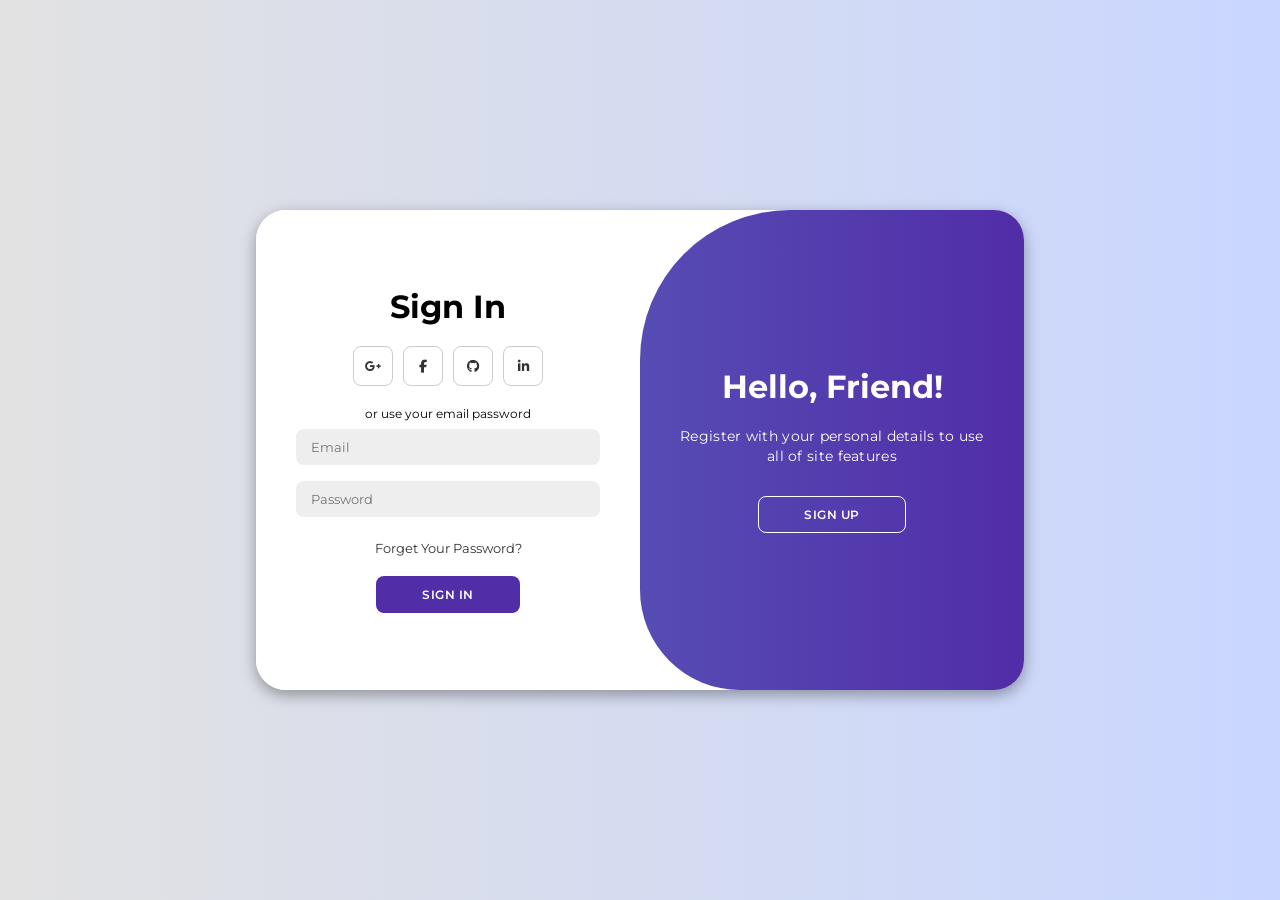
<file: frontend/public/index.html>
<!DOCTYPE html>
<html lang="en">

<head>
    <meta charset="UTF-8">
    <meta name="viewport" content="width=device-width, initial-scale=1.0">
    <link rel="stylesheet" href="https://cdnjs.cloudflare.com/ajax/libs/font-awesome/6.4.2/css/all.min.css">
    <link rel="stylesheet" href="style.css">
    <title>Login Page</title>
</head>

<body>

    <div class="container" id="container">
        <div class="form-container sign-up">
            <form id="signupForm">
                <h1>Create Account</h1>
                <div class="social-icons">
                    <a href="#" class="icon"><i class="fa-brands fa-google-plus-g"></i></a>
                    <a href="#" class="icon"><i class="fa-brands fa-facebook-f"></i></a>
                    <a href="#" class="icon"><i class="fa-brands fa-github"></i></a>
                    <a href="#" class="icon"><i class="fa-brands fa-linkedin-in"></i></a>
                </div>
                <span>or use your email for registration</span>
                    <input type="email" id="signupEmail" placeholder="Email">
                    <input type="password" id="signupPassword" placeholder="Password">
                    <button type="submit">Sign Up</button>
            </form>
        </div>
        <div class="form-container sign-in">
            <form id="loginForm">
                <h1>Sign In</h1>
                <div class="social-icons">
                    <a href="#" class="icon"><i class="fa-brands fa-google-plus-g"></i></a>
                    <a href="#" class="icon"><i class="fa-brands fa-facebook-f"></i></a>
                    <a href="#" class="icon"><i class="fa-brands fa-github"></i></a>
                    <a href="#" class="icon"><i class="fa-brands fa-linkedin-in"></i></a>
                </div>
                <span>or use your email password</span>
                <input type="email" id="email" placeholder="Email">
                <input type="password" id="password" placeholder="Password">
                <a href="#">Forget Your Password?</a>
                <button type="submit">Sign In</button>
            </form>
        </div>
        <div class="toggle-container">
            <div class="toggle">
                <div class="toggle-panel toggle-left">
                    <h1>Welcome Back!</h1>
                    <p>Enter your personal details to use all of site features</p>
                    <button class="hidden" id="login">Sign In</button>
                </div>
                <div class="toggle-panel toggle-right">
                    <h1>Hello, Friend!</h1>
                    <p>Register with your personal details to use all of site features</p>
                    <button class="hidden" id="register">Sign Up</button>
                </div>
            </div>
        </div>
    </div>

    <script src="script.js"></script>
    <script src="login.js"></script>
    <script src="signup.js"></script>
    
</body>

</html>
</file>
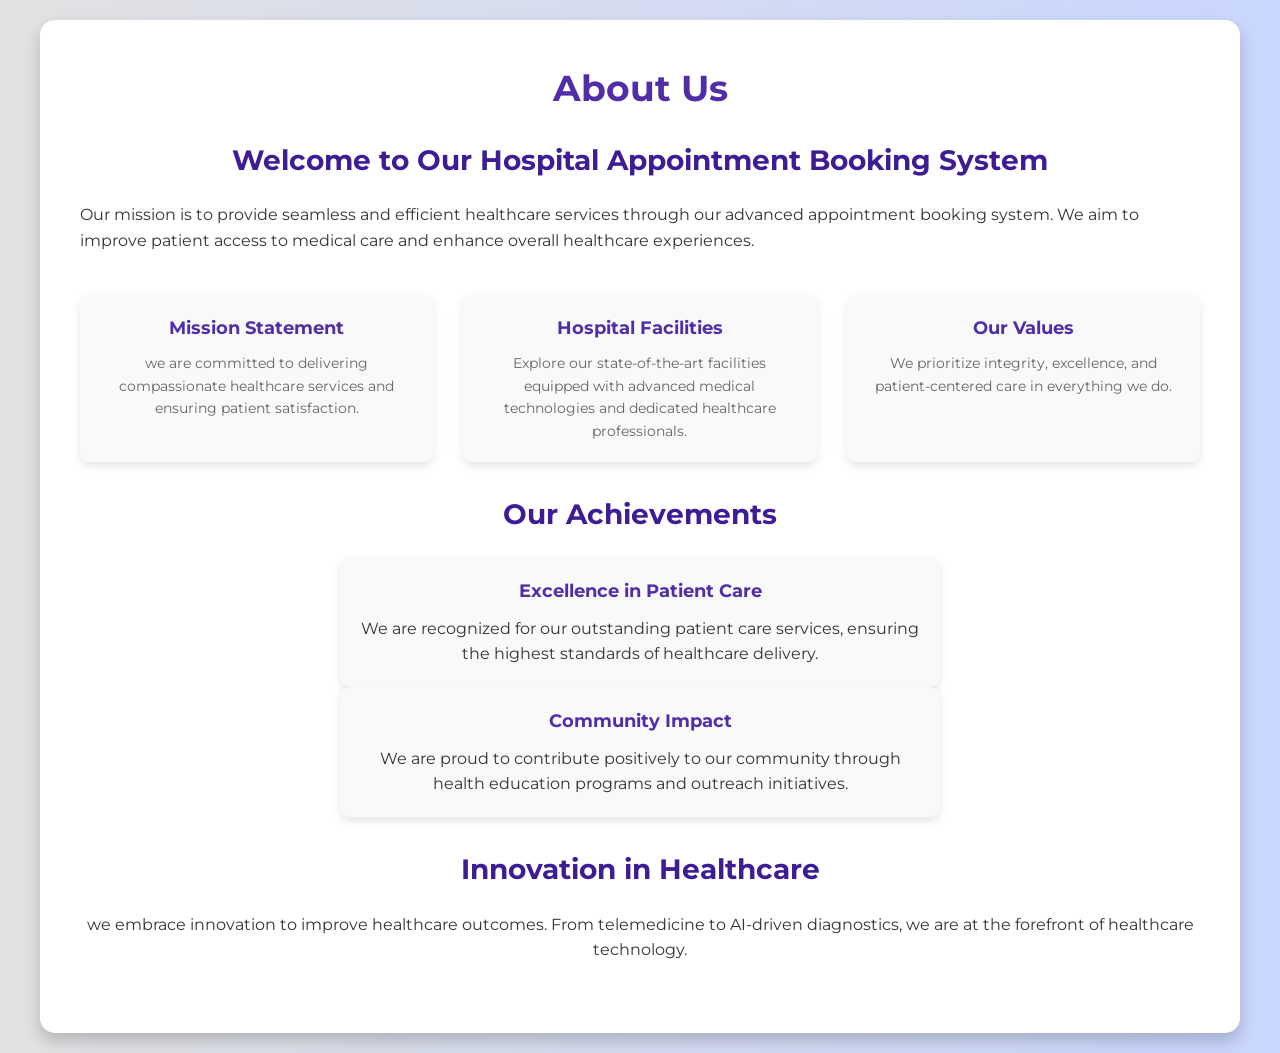
<file: frontend/public/about.html>
<!DOCTYPE html>
<html lang="en">
<head>
    <meta charset="UTF-8">
    <meta name="viewport" content="width=device-width, initial-scale=1.0">
    <title>About Us - Hospital Appointment Booking System</title>
    <link href="https://fonts.googleapis.com/css2?family=Montserrat:wght@300;400;500;600;700&display=swap" rel="stylesheet">
    <style>
        * {
            margin: 0;
            padding: 0;
            box-sizing: border-box;
            font-family: 'Montserrat', sans-serif;
        }
        body {
            background: linear-gradient(to right, #e2e2e2, #c9d6ff);
            color: #333;
            padding: 20px;
            line-height: 1.6;
        }
        .container {
            max-width: 1200px;
            margin: 0 auto;
            background: #fff;
            border-radius: 15px;
            box-shadow: 0 8px 16px rgba(0, 0, 0, 0.2);
            padding: 40px;
        }
        .container h1, .container h2 {
            text-align: center;
            margin-bottom: 20px;
        }
        .container h1 {
            font-size: 36px;
            color: #512da8;
        }
        .container h2 {
            font-size: 28px;
            color: #3e1c96;
        }
        .section {
            margin-bottom: 40px;
        }
        .section p {
            margin-bottom: 20px;
        }
        .highlights {
            display: flex;
            justify-content: space-between;
            margin-bottom: 30px;
        }
        .highlight {
            background: #f9f9f9;
            border-radius: 10px;
            box-shadow: 0 4px 8px rgba(0, 0, 0, 0.1);
            padding: 20px;
            width: calc(33.333% - 20px);
            text-align: center;
        }
        .highlight h3 {
            margin-bottom: 10px;
            font-size: 18px;
            color: #512da8;
        }
        .highlight p {
            font-size: 14px;
            color: #666;
        }
        .achievements {
            margin-bottom: 30px;
            text-align: center;
        }
        .achievement {
            background: #f9f9f9;
            border-radius: 10px;
            box-shadow: 0 4px 8px rgba(0, 0, 0, 0.1);
            padding: 20px;
            margin: 0 auto;
            max-width: 600px;
            width: 100%;
        }
        .achievement h3 {
            margin-bottom: 10px;
            font-size: 18px;
            color: #512da8;
        }
        .achievement p {
            font-size: 16px;
            line-height: 1.6;
        }
        .innovation {
            margin-bottom: 30px;
            text-align: center;
        }
        .innovation p {
            font-size: 16px;
            line-height: 1.6;
        }
    </style>
</head>
<body>

    <div class="container">
        <h1>About Us</h1>
        <div class="section">
            <h2>Welcome to Our Hospital Appointment Booking System</h2>
            <p>Our mission is to provide seamless and efficient healthcare services through our advanced appointment booking system. We aim to improve patient access to medical care and enhance overall healthcare experiences.</p>
        </div>
        <div class="highlights">
            <div class="highlight">
                <h3>Mission Statement</h3>
                <p>we are committed to delivering compassionate healthcare services and ensuring patient satisfaction.</p>
            </div>
            <div class="highlight">
                <h3>Hospital Facilities</h3>
                <p>Explore our state-of-the-art facilities equipped with advanced medical technologies and dedicated healthcare professionals.</p>
            </div>
            <div class="highlight">
                <h3>Our Values</h3>
                <p>We prioritize integrity, excellence, and patient-centered care in everything we do.</p>
            </div>
        </div>
        <div class="achievements">
            <h2>Our Achievements</h2>
            <div class="achievement">
                <h3>Excellence in Patient Care</h3>
                <p>We are recognized for our outstanding patient care services, ensuring the highest standards of healthcare delivery.</p>
            </div>
            <div class="achievement">
                <h3>Community Impact</h3>
                <p>We are proud to contribute positively to our community through health education programs and outreach initiatives.</p>
            </div>
        </div>
        <div class="innovation">
            <h2>Innovation in Healthcare</h2>
            <p>we embrace innovation to improve healthcare outcomes. From telemedicine to AI-driven diagnostics, we are at the forefront of healthcare technology.</p>
        </div>
    </div>

</body>
</html>
</file>
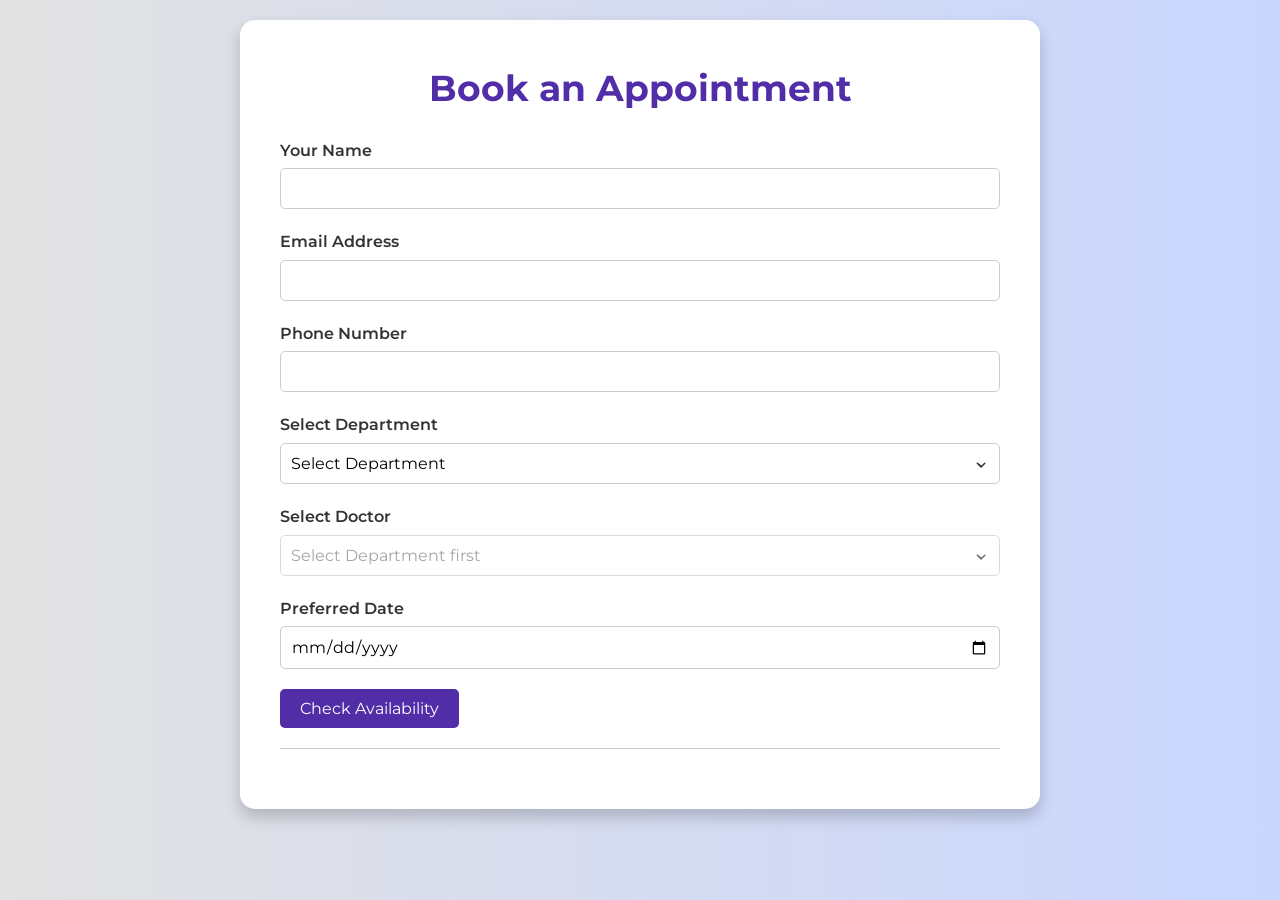
<file: frontend/public/app.html>
<!DOCTYPE html>
<html lang="en">
<head>
    <meta charset="UTF-8">
    <meta name="viewport" content="width=device-width, initial-scale=1.0">
    <title>Book an Appointment - Hospital Appointment Booking System</title>
    <link href="https://fonts.googleapis.com/css2?family=Montserrat:wght@300;400;500;600;700&display=swap" rel="stylesheet">
    <style>
        * {
            margin: 0;
            padding: 0;
            box-sizing: border-box;
            font-family: 'Montserrat', sans-serif;
        }
        body {
            background: linear-gradient(to right, #e2e2e2, #c9d6ff);
            color: #333;
            padding: 20px;
            line-height: 1.6;
        }
        .container {
            max-width: 800px;
            margin: 0 auto;
            background: #fff;
            border-radius: 15px;
            box-shadow: 0 8px 16px rgba(0, 0, 0, 0.2);
            padding: 40px;
        }
        .container h1, .container h2 {
            text-align: center;
            margin-bottom: 20px;
        }
        .container h1 {
            font-size: 36px;
            color: #512da8;
        }
        .container h2 {
            font-size: 28px;
            color: #3e1c96;
        }
        .form-group {
            margin-bottom: 20px;
        }
        .form-group label {
            font-weight: 600;
            display: block;
            margin-bottom: 5px;
        }
        .form-group input[type="text"],
        .form-group input[type="email"],
        .form-group input[type="tel"],
        .form-group select,
        .form-group input[type="date"] {
            width: 100%;
            padding: 10px;
            font-size: 16px;
            border: 1px solid #ccc;
            border-radius: 5px;
            outline: none;
        }
        .form-group select {
            appearance: none;
            -webkit-appearance: none;
            -moz-appearance: none;
            background: url('data:image/svg+xml;utf8,<svg fill="none" xmlns="http://www.w3.org/2000/svg" viewBox="0 0 20 20"><path fill="%23333" d="M10 12.586l3.707-3.707a1 1 0 0 1 1.414 1.414l-5 5a1 1 0 0 1-1.414 0l-5-5a1 1 0 1 1 1.414-1.414L10 12.586z"/></svg>') no-repeat right 10px center/15px 15px;
            padding-right: 30px;
        }
        .form-group input[type="submit"] {
            background-color: #512da8;
            color: #fff;
            font-size: 16px;
            padding: 10px 20px;
            border: none;
            border-radius: 5px;
            cursor: pointer;
            transition: background-color 0.3s ease;
        }
        .form-group input[type="submit"]:hover {
            background-color: #5c6bc0;
        }
        .availability {
            margin-top: 20px;
            border-top: 1px solid #ccc;
            padding-top: 20px;
        }
        .time-slot {
            display: inline-block;
            margin-right: 10px;
        }
        .time-slot input[type="radio"] {
            display: none;
        }
        .time-slot label {
            background-color: #eee;
            border: 1px solid #ccc;
            padding: 8px 12px;
            border-radius: 5px;
            cursor: pointer;
        }
        .time-slot input[type="radio"]:checked + label {
            background-color: #512da8;
            color: #fff;
        }
        .time-slot input[type="radio"]:checked + label:hover {
            background-color: #5c6bc0;
        }
    </style>
</head>
<body>

    <div class="container">
        <h1>Book an Appointment</h1>
        <form id="appointmentForm" action="#" method="post">
            <div class="form-group">
                <label for="name">Your Name</label>
                <input type="text" id="name" name="name" required>
            </div>
            <div class="form-group">
                <label for="email">Email Address</label>
                <input type="email" id="email" name="email" required>
            </div>
            <div class="form-group">
                <label for="phone">Phone Number</label>
                <input type="tel" id="phone" name="phone" required>
            </div>
            <div class="form-group">
                <label for="department">Select Department</label>
                <select id="department" name="department" required>
                    <option value="">Select Department</option>
                    <option value="Cardiology">Cardiology</option>
                    <option value="Neurology">Neurology</option>
                    <option value="Orthopedics">Orthopedics</option>
                    <option value="Ophthalmology">Ophthalmology</option>
                    <option value="Dermatology">Dermatology</option>
                </select>
            </div>
            <div class="form-group">
                <label for="doctor">Select Doctor</label>
                <select id="doctor" name="doctor" disabled required>
                    <option value="">Select Department first</option>
                </select>
            </div>
            <div class="form-group">
                <label for="date">Preferred Date</label>
                <input type="date" id="date" name="date" required>
            </div>
            <div class="form-group">
                <input type="submit" value="Check Availability">
            </div>
            <div id="availability" class="availability"></div>
        </form>
    </div>

    <script>
        // Sample data - doctors and their availability
        const doctorsByDepartment = {
            Cardiology: ["Dr. John Doe", "Dr. Jane Smith", "Dr. Michael Brown"],
            Neurology: ["Dr. Emily Davis", "Dr. David Wilson", "Dr. Sarah Lee"],
            Orthopedics: ["Dr. Mark Johnson", "Dr. Rachel White", "Dr. Christopher Harris"],
            Ophthalmology: ["Dr. Jennifer Taylor", "Dr. Andrew Martinez", "Dr. Laura Clark"],
            Dermatology: ["Dr. Matthew Young", "Dr. Amanda Moore", "Dr. Kevin Allen"]
        };

        const availabilityByDoctor = {
            "Dr. John Doe": ["10:00 AM", "11:00 AM", "02:00 PM"],
            "Dr. Jane Smith": ["09:30 AM", "01:00 PM", "03:30 PM"],
            "Dr. Michael Brown": ["11:30 AM", "12:30 PM", "04:00 PM"],
            "Dr. Emily Davis": ["09:00 AM", "10:30 AM", "03:00 PM"],
            "Dr. David Wilson": ["11:00 AM", "01:30 PM", "04:30 PM"],
            "Dr. Sarah Lee": ["09:30 AM", "11:30 AM", "02:30 PM"],
            "Dr. Mark Johnson": ["10:00 AM", "12:00 PM", "03:00 PM"],
            "Dr. Rachel White": ["09:00 AM", "11:00 AM", "01:00 PM"],
            "Dr. Christopher Harris": ["10:30 AM", "12:30 PM", "02:30 PM"],
            "Dr. Jennifer Taylor": ["09:30 AM", "10:30 AM", "04:00 PM"],
            "Dr. Andrew Martinez": ["11:00 AM", "01:00 PM", "03:30 PM"],
            "Dr. Laura Clark": ["10:00 AM", "12:00 PM", "02:00 PM"],
            "Dr. Matthew Young": ["09:00 AM", "11:00 AM", "01:30 PM"],
            "Dr. Amanda Moore": ["10:30 AM", "12:30 PM", "03:00 PM"],
            "Dr. Kevin Allen": ["09:30 AM", "11:30 AM", "02:30 PM"]
        };

        // Function to populate doctors based on selected department
        document.getElementById('department').addEventListener('change', function() {
            const department = this.value;
            const doctorSelect = document.getElementById('doctor');
            doctorSelect.innerHTML = '<option value="">Select Doctor</option>';

            if (department) {
                const doctors = doctorsByDepartment[department];
                doctors.forEach(function(doctor) {
                    const option = document.createElement('option');
                    option.textContent = doctor;
                    option.value = doctor;
                    doctorSelect.appendChild(option);
                });

                doctorSelect.disabled = false;
            } else {
                doctorSelect.disabled = true;
            }
        });

        // Function to handle form submission (Check Availability)
        document.getElementById('appointmentForm').addEventListener('submit', function(event) {
            event.preventDefault();

const doctor = document.getElementById('doctor').value;
const selectedDate = document.getElementById('date').value;

if (!doctor || !selectedDate) {
    alert('Please select both doctor and date.');
    return;
}

const availableTimes = availabilityByDoctor[doctor];

const availabilityDiv = document.getElementById('availability');
availabilityDiv.innerHTML = '<h2>Available Time Slots</h2>';

availableTimes.forEach(function(time) {
    const timeSlot = document.createElement('div');
    timeSlot.classList.add('time-slot');

    const radioInput = document.createElement('input');
    radioInput.setAttribute('type', 'radio');
    radioInput.setAttribute('name', 'time-slot');
    radioInput.setAttribute('id', time);
    radioInput.setAttribute('value', time);

    const label = document.createElement('label');
    label.setAttribute('for', time);
    label.textContent = time;

    timeSlot.appendChild(radioInput);
    timeSlot.appendChild(label);

    availabilityDiv.appendChild(timeSlot);
});

const bookAppointmentBtn = document.createElement('button');
bookAppointmentBtn.textContent = 'Book Appointment';
bookAppointmentBtn.classList.add('form-group');
bookAppointmentBtn.addEventListener('click', function() {
    const selectedTime = document.querySelector('input[name="time-slot"]:checked');

    if (selectedTime) {
        const confirmation = confirm(`Confirm booking for ${doctor} on ${selectedDate} at ${selectedTime.value}?`);
        if (confirmation) {
            alert('Appointment booked successfully!');
            // You can add further actions here, like submitting the form or updating a database
        }
    } else {
        alert('Please select a time slot.');
    }
});

availabilityDiv.appendChild(document.createElement('br'));
availabilityDiv.appendChild(bookAppointmentBtn);
});
</script>
</body>
</html>
</file>
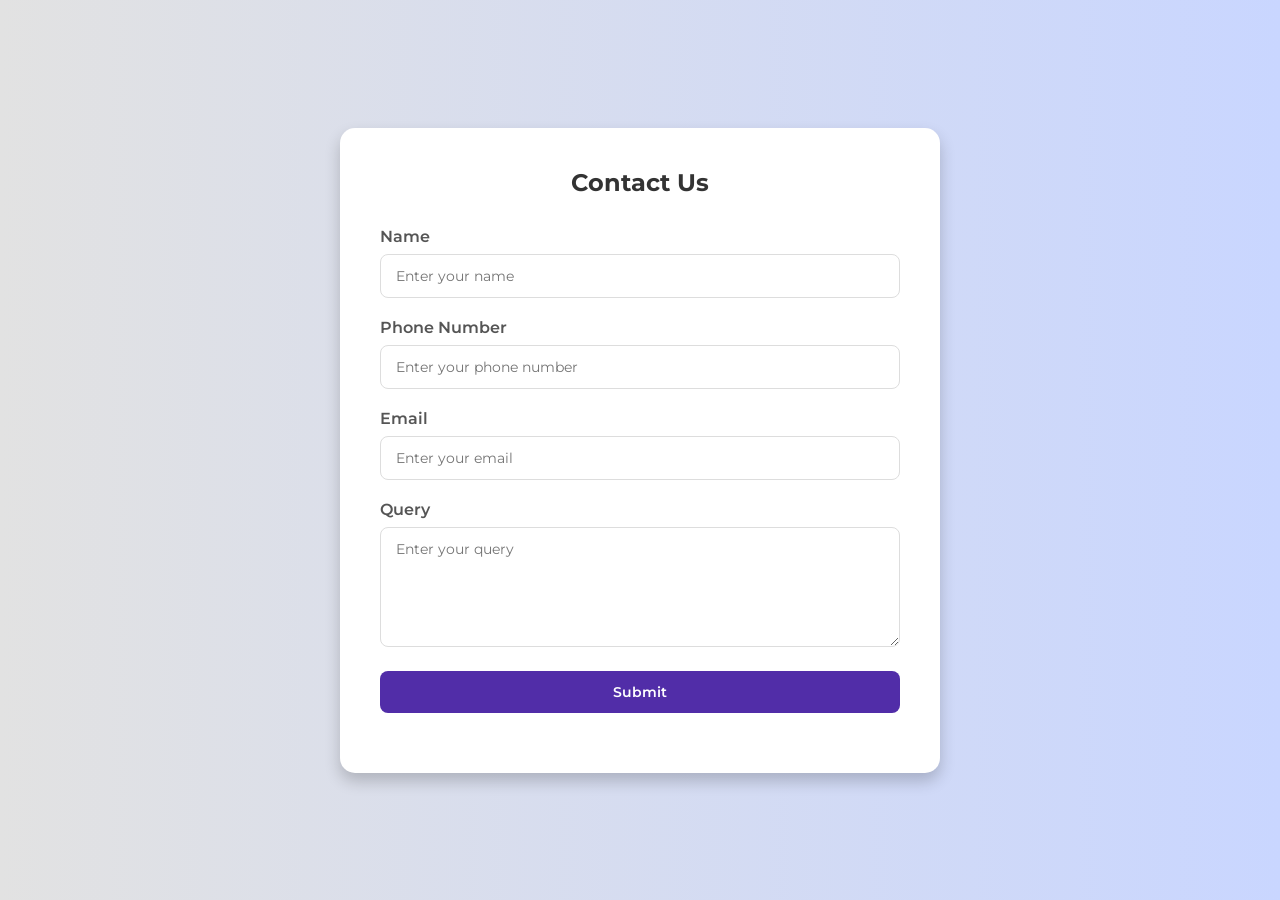
<file: frontend/public/contact.html>
<!DOCTYPE html>
<html lang="en">
<head>
    <meta charset="UTF-8">
    <meta name="viewport" content="width=device-width, initial-scale=1.0">
    <title>Contact Us</title>
    <link href="https://fonts.googleapis.com/css2?family=Montserrat:wght@300;400;500;600;700&display=swap" rel="stylesheet">
    <style>
        * {
            margin: 0;
            padding: 0;
            box-sizing: border-box;
            font-family: 'Montserrat', sans-serif;
        }
        body {
            background: linear-gradient(to right, #e2e2e2, #c9d6ff);
            display: flex;
            align-items: center;
            justify-content: center;
            height: 100vh;
            padding: 20px;
        }
        .container {
            background: #fff;
            border-radius: 15px;
            box-shadow: 0 8px 16px rgba(0, 0, 0, 0.2);
            max-width: 600px;
            width: 100%;
            padding: 40px;
        }
        .container h2 {
            text-align: center;
            margin-bottom: 30px;
            font-size: 24px;
            color: #333;
        }
        .form-group {
            margin-bottom: 20px;
        }
        .form-group label {
            display: block;
            margin-bottom: 8px;
            font-weight: 600;
            color: #555;
        }
        .form-group input, .form-group textarea {
            width: 100%;
            padding: 12px 15px;
            border: 1px solid #ddd;
            border-radius: 8px;
            font-size: 14px;
            color: #333;
        }
        .form-group input:focus, .form-group textarea:focus {
            border-color: #512da8;
            outline: none;
            box-shadow: 0 0 8px rgba(81, 45, 168, 0.2);
        }
        .form-group textarea {
            resize: vertical;
            height: 120px;
        }
        .form-group button {
            background-color: #512da8;
            color: #fff;
            font-size: 14px;
            padding: 12px 20px;
            border: none;
            border-radius: 8px;
            font-weight: 600;
            cursor: pointer;
            transition: background 0.3s ease;
            width: 100%;
        }
        .form-group button:hover {
            background-color: #3e1c96;
        }
        .message {
            display: none;
            text-align: center;
            margin-top: 20px;
            font-size: 18px;
            color: green;
        }
    </style>
</head>
<body>

    <div class="container">
        <h2>Contact Us</h2>
        <form id="contactForm">
            <div class="form-group">
                <label for="Name">Name</label>
                <input type="text" id="Name" name="Name" placeholder="Enter your name" required>
            </div>
            <div class="form-group">
                <label for="phoneNumber">Phone Number</label>
                <input type="tel" id="phoneNumber" name="PhoneNumber" placeholder="Enter your phone number" pattern="[0-9]{10}" required>
            </div>
            <div class="form-group">
                <label for="email">Email</label>
                <input type="email" id="email" name="email" placeholder="Enter your email" required>
            </div>
            <div class="form-group">
                <label for="message">Query</label>
                <textarea id="message" name="message" placeholder="Enter your query" required></textarea>
            </div>
            <div class="form-group">
                <button type="submit">Submit</button>
            </div>
        </form>
        <div class="message" id="successMessage">Your query is submitted</div>
    </div>

    <script>
        document.getElementById('contactForm').addEventListener('submit', function(event) {
            event.preventDefault();
            document.getElementById('successMessage').style.display = 'block';
            this.reset();
        });
    </script>

</body>
</html>
</file>
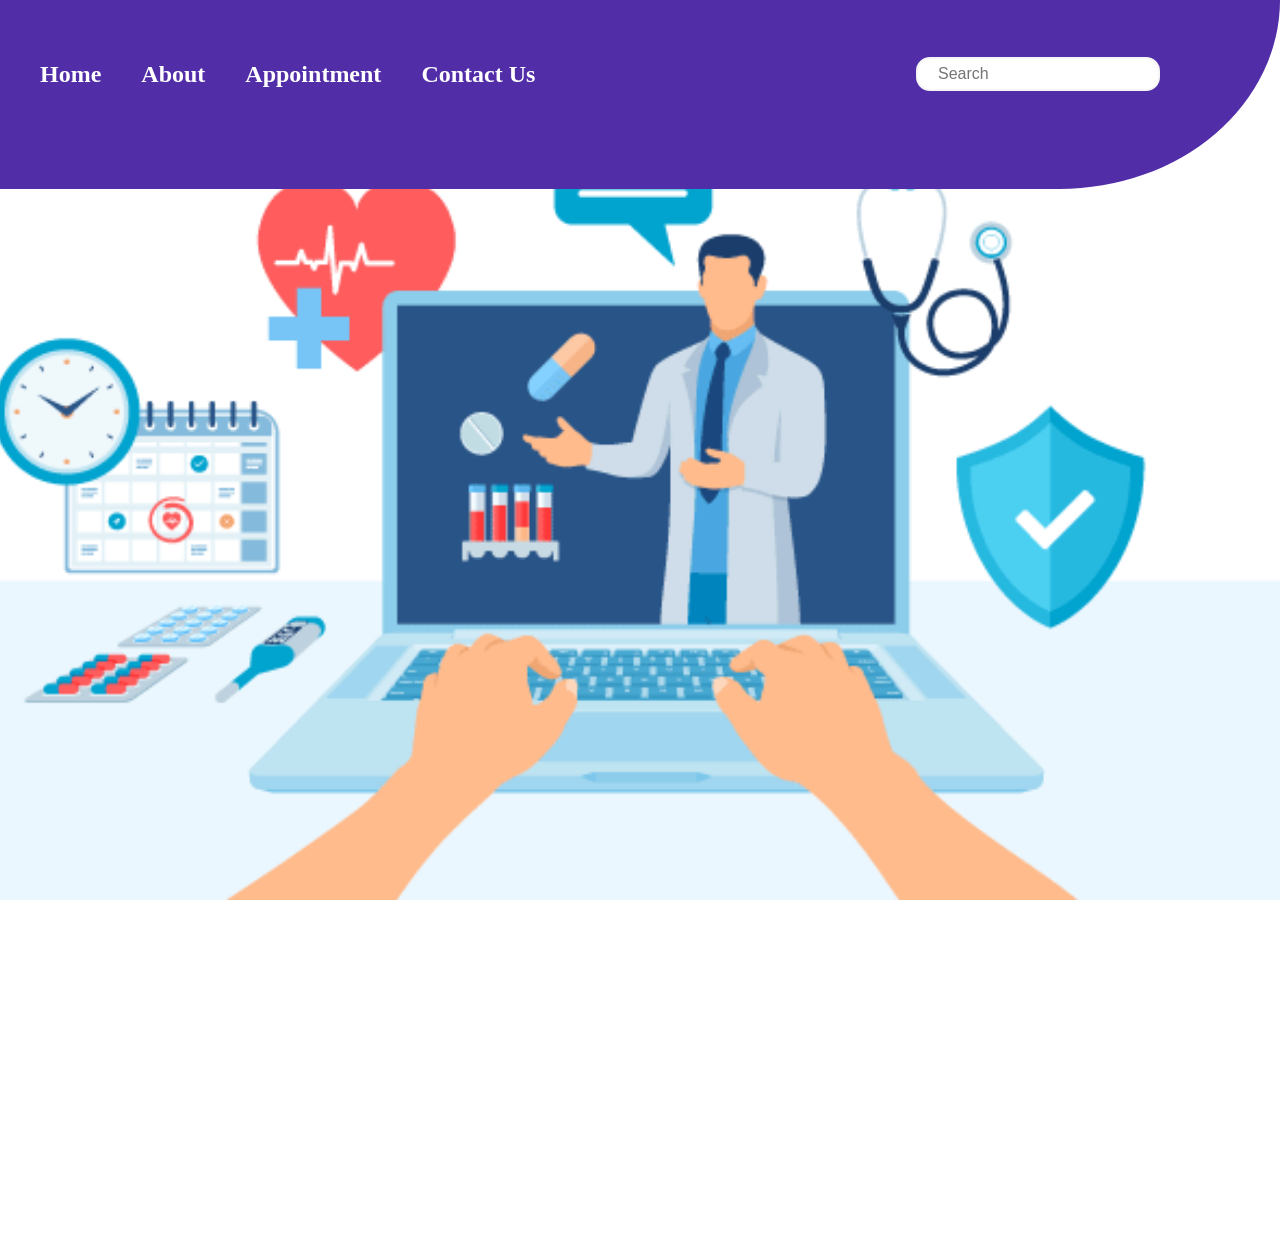
<file: frontend/public/nav8.html>
<!DOCTYPE html>
<html lang="en">
<head>
    <meta charset="UTF-8">
    <meta name="viewport" content="width=device-width, initial-scale=1.0">
    <meta http-equiv="X-UA-compatible" content="ie=edge">
    <title>Navigation</title>
    <style>
        @keyframes typing {
            from { width: 0; }
            to { width: 100%; }
        }
        @keyframes blink {
            50% { border-color: transparent; }
        }
        body, html {
            margin: 0;
            padding: 0;
            height: 100%;
            width: 100%;
            overflow-x: hidden; /* Prevent horizontal scrolling */
        }
        body {
            background-image: url('online-appointment-scheduling-screenshot-1.png');
            background-position: center;
            background-repeat: no-repeat;
            background-size: cover;
        }
        .navbar {
            background-color: #512da8;
            display: flex;
            justify-content: space-between;
            align-items: center;
            padding: 10px 20px;
            border-bottom-right-radius: 700px 600px;
            padding-bottom: 50px;
            position: relative; /* Ensure z-index works properly */
            z-index: 2; /* Ensure navbar is above background */
        }
        .navbar ul {
            display: flex;
            align-items: center;
            padding: 0;
            margin: 0;
            list-style: none;
        }
        .navbar li {
            margin: 13px 20px;
        }
        .navbar li a {
            padding: 3px 3px;
            text-decoration: none;
            color: white;
        }
        .navbar li a:hover {
            color: yellowgreen;
        }
        .search {
            display: flex;
            align-items: center;
            margin-right: 100px; /* Adjust this value to move the search bar to the left */
        }
        .navbar input {
            border: 2px solid whitesmoke;
            border-radius: 14px;
            padding: 6px 20px;
            width: 200px;
            font-size: 16px;
        }
        .card-container {
            display: flex;
            justify-content: space-around;
            margin-top: -100px; /* Adjust the margin to overlap the cards with the background image */
            position: relative; /* Ensure z-index works properly */
            z-index: 3; /* Ensure cards are above background */
        }
        .card {
            box-shadow: 0 4px 8px 0 rgba(0,0,0,0.2);
            transition: 0.3s;
            width: 30%; /* Adjust the width of the cards as needed */
            background: white; /* Background color for the card */
            position: relative; /* Allow absolute positioning within the card */
        }
        .card:hover {
            box-shadow: 0 8px 16px 0 #512da8;
        }
        .card img {
            width: 100%;
            height: 300px;
        }
        .container {
            padding: 8px 16px; /* Adjust the padding to decrease space under the image */
        }
        .container h4 {
            margin: 10px 0 0 0; /* Adjust the margin to decrease space under the heading */
        }
        .bg {
            display: flex;
            align-items: center;
            justify-content: flex-start;
            height: 100vh; /* Full height of the viewport */
            width: 100vw; /* Full width of the viewport */
            z-index: 2; /* Ensure text is above background */
            padding-left: 20px; /* Adjust padding to align text to the left */
        }
        .bg h1 {
            color:#512da8;
            font-size: 60px; /* Increase the font size */
            text-align: left; /* Align the text to the left */
            overflow: hidden; /* Ensures the text does not overflow */
            white-space: nowrap; /* Prevents the text from wrapping */
            border-right: 0px solid transparent; /* Hide the blinking cursor */
            width: 0; /* Initial width for the typing effect */
            animation: typing 5s steps(40, end) infinite; /* Typing animation */
        }
    </style>
</head>
<body>
    <header>
        <nav class="navbar">
            <ul>
                <li><a href="nav8.html"><h2>Home</h2></a></li>
                <li><a href="about.html"><h2>About</h2></a></li>
                <li><a href="app.html"><h2>Appointment</h2></a></li>
                <li><a href="contact.html"><h2>Contact Us</h2></a></li>
            </ul>
            <div class="search">
                <input type="text" name="search" id="search" placeholder="Search">
            </div>
        </nav>
    </header>
    <section class="bg">
        <h1>Welcome to HABS where medication meets innovation.</h1>
    </section>
    <div class="card-container">
        <div class="card" style="margin-top: -50px;">
            <img src="online-appointment-management-software.png" alt="Avatar">
        </div>
        <div class="card" style="margin-top: -50px;">
            <img src="book-your-doctor-online-patient-600nw-1776815561.webp" alt="Avatar">
        </div>
        <div class="card" style="margin-top: -50px;">
            <img src="Online-appointment-Software-1024x1024 (1).jpg" alt="Avatar">
        </div>
    </div>
</body>
</html>
</file>
<file: frontend/public/style.css>
@import url('https://fonts.googleapis.com/css2?family=Montserrat:wght@300;400;500;600;700&display=swap');

*{
    margin: 0;
    padding: 0;
    box-sizing: border-box;
    font-family: 'Montserrat', sans-serif;
}

body{
    background-color: #c9d6ff;
    background: linear-gradient(to right, #e2e2e2, #c9d6ff);
    display: flex;
    align-items: center;
    justify-content: center;
    flex-direction: column;
    height: 100vh;
}
.container{
    background-color: #fff;
    border-radius: 30px;
    box-shadow: 0 5px 15px rgba(0, 0, 0, 0.35);
    position: relative;
    overflow: hidden;
    width: 768px;
    max-width: 100%;
    min-height: 480px;
}

.container p{
    font-size: 14px;
    line-height: 20px;
    letter-spacing: 0.3px;
    margin: 20px 0;
}

.container span{
    font-size: 12px;
}

.container a{
    color: #333;
    font-size: 13px;
    text-decoration: none;
    margin: 15px 0 10px;
}

.container button{
    background-color: #512da8;
    color: #fff;
    font-size: 12px;
    padding: 10px 45px;
    border: 1px solid transparent;
    border-radius: 8px;
    font-weight: 600;
    letter-spacing: 0.5px;
    text-transform: uppercase;
    margin-top: 10px;
    cursor: pointer;
}

.container button.hidden{
    background-color: transparent;
    border-color: #fff;
}

.container form{
    background-color: #fff;
    display: flex;
    align-items: center;
    justify-content: center;
    flex-direction: column;
    padding: 0 40px;
    height: 100%;
}

.container input{
    background-color: #eee;
    border: none;
    margin: 8px 0;
    padding: 10px 15px;
    font-size: 13px;
    border-radius: 8px;
    width: 100%;
    outline: none;
}

.form-container{
    position: absolute;
    top: 0;
    height: 100%;
    transition: all 0.6s ease-in-out;
}

.sign-in{
    left: 0;
    width: 50%;
    z-index: 2;
}

.container.active .sign-in{
    transform: translateX(100%);
}

.sign-up{
    left: 0;
    width: 50%;
    opacity: 0;
    z-index: 1;
}

.container.active .sign-up{
    transform: translateX(100%);
    opacity: 1;
    z-index: 5;
    animation: move 0.6s;
}

@keyframes move{
    0%, 49.99%{
        opacity: 0;
        z-index: 1;
    }
    50%, 100%{
        opacity: 1;
        z-index: 5;
    }
}

.social-icons{
    margin: 20px 0;
}

.social-icons a{
    border: 1px solid #ccc;
    border-radius: 20%;
    display: inline-flex;
    justify-content: center;
    align-items: center;
    margin: 0 3px;
    width: 40px;
    height: 40px;
}

.toggle-container{
    position: absolute;
    top: 0;
    left: 50%;
    width: 50%;
    height: 100%;
    overflow: hidden;
    transition: all 0.6s ease-in-out;
    border-radius: 150px 0 0 100px;
    z-index: 1000;
}

.container.active .toggle-container{
    transform: translateX(-100%);
    border-radius: 0 150px 100px 0;
}

.toggle{
    background-color: #512da8;
    height: 100%;
    background: linear-gradient(to right, #5c6bc0, #512da8);
    color: #fff;
    position: relative;
    left: -100%;
    height: 100%;
    width: 200%;
    transform: translateX(0);
    transition: all 0.6s ease-in-out;
}

.container.active .toggle{
    transform: translateX(50%);
}

.toggle-panel{
    position: absolute;
    width: 50%;
    height: 100%;
    display: flex;
    align-items: center;
    justify-content: center;
    flex-direction: column;
    padding: 0 30px;
    text-align: center;
    top: 0;
    transform: translateX(0);
    transition: all 0.6s ease-in-out;
}

.toggle-left{
    transform: translateX(-200%);
}

.container.active .toggle-left{
    transform: translateX(0);
}

.toggle-right{
    right: 0;
    transform: translateX(0);
}

.container.active .toggle-right{
    transform: translateX(200%);
}
</file>
